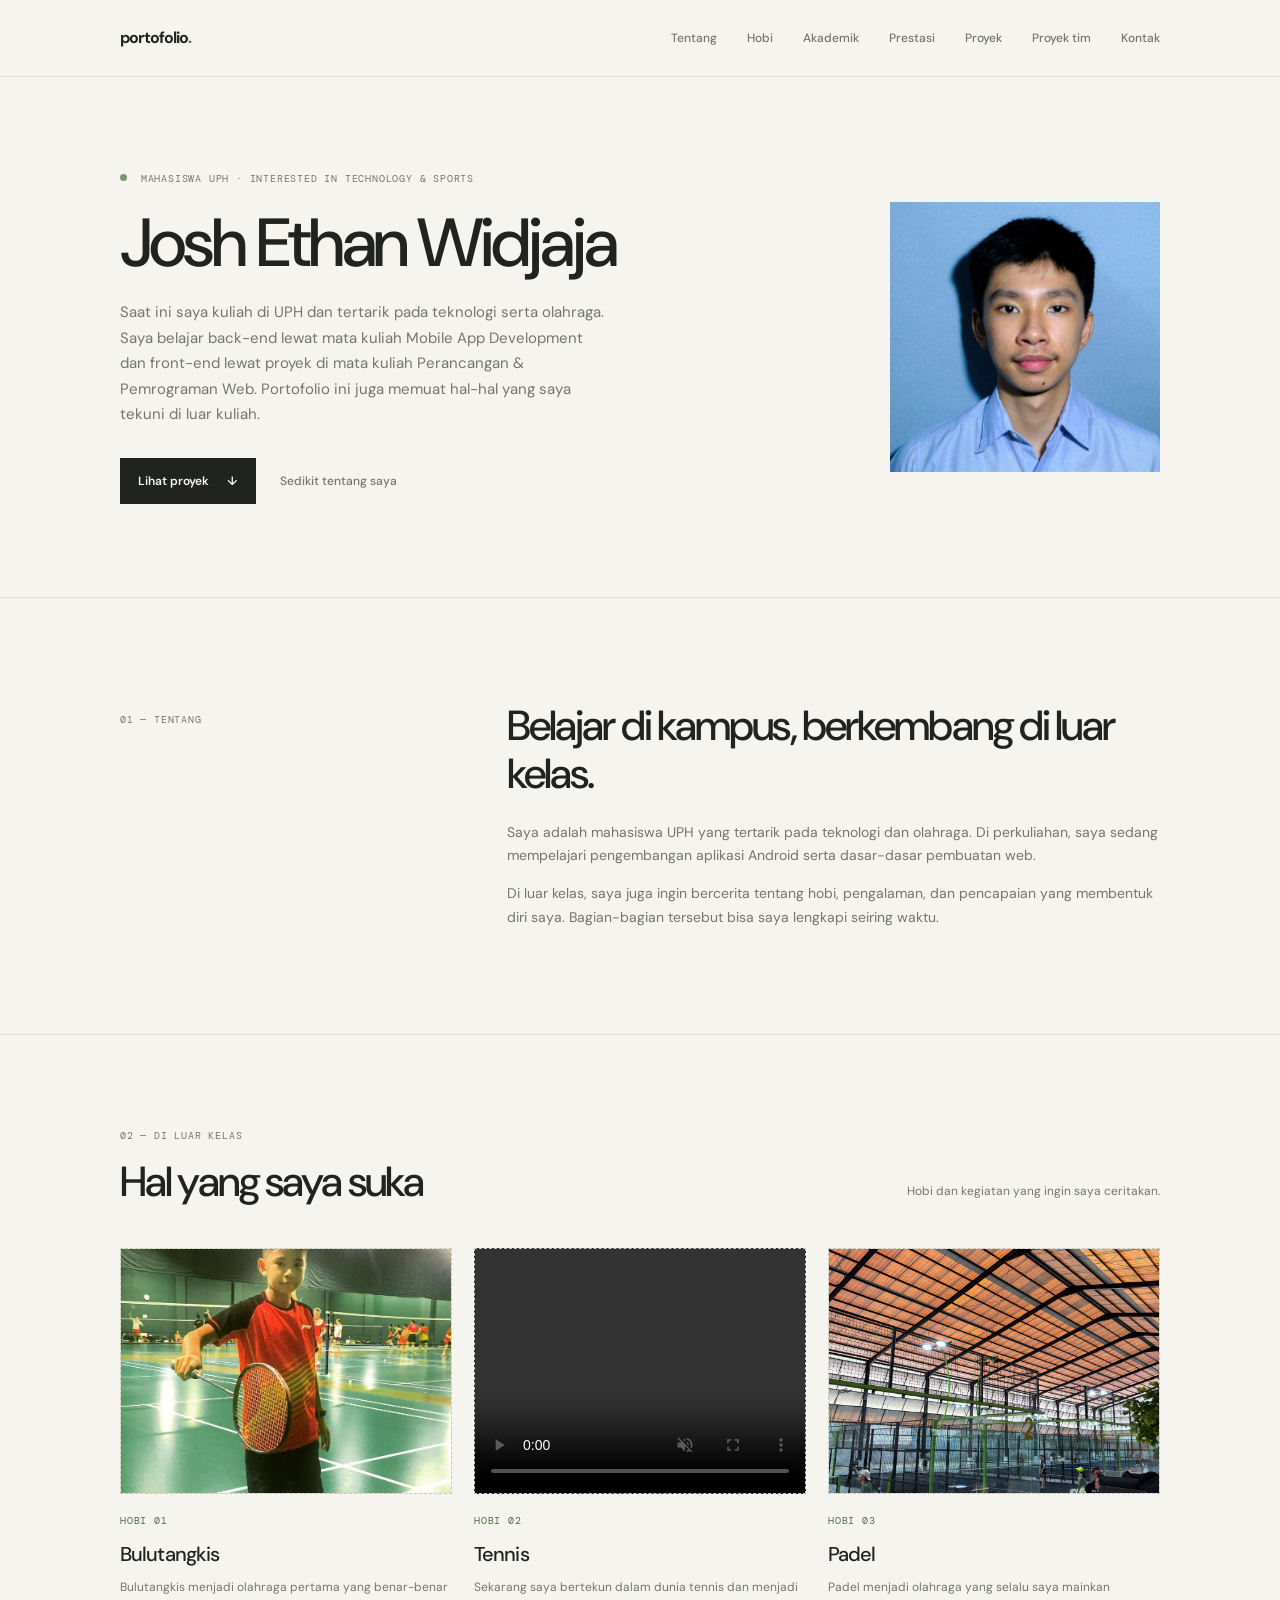
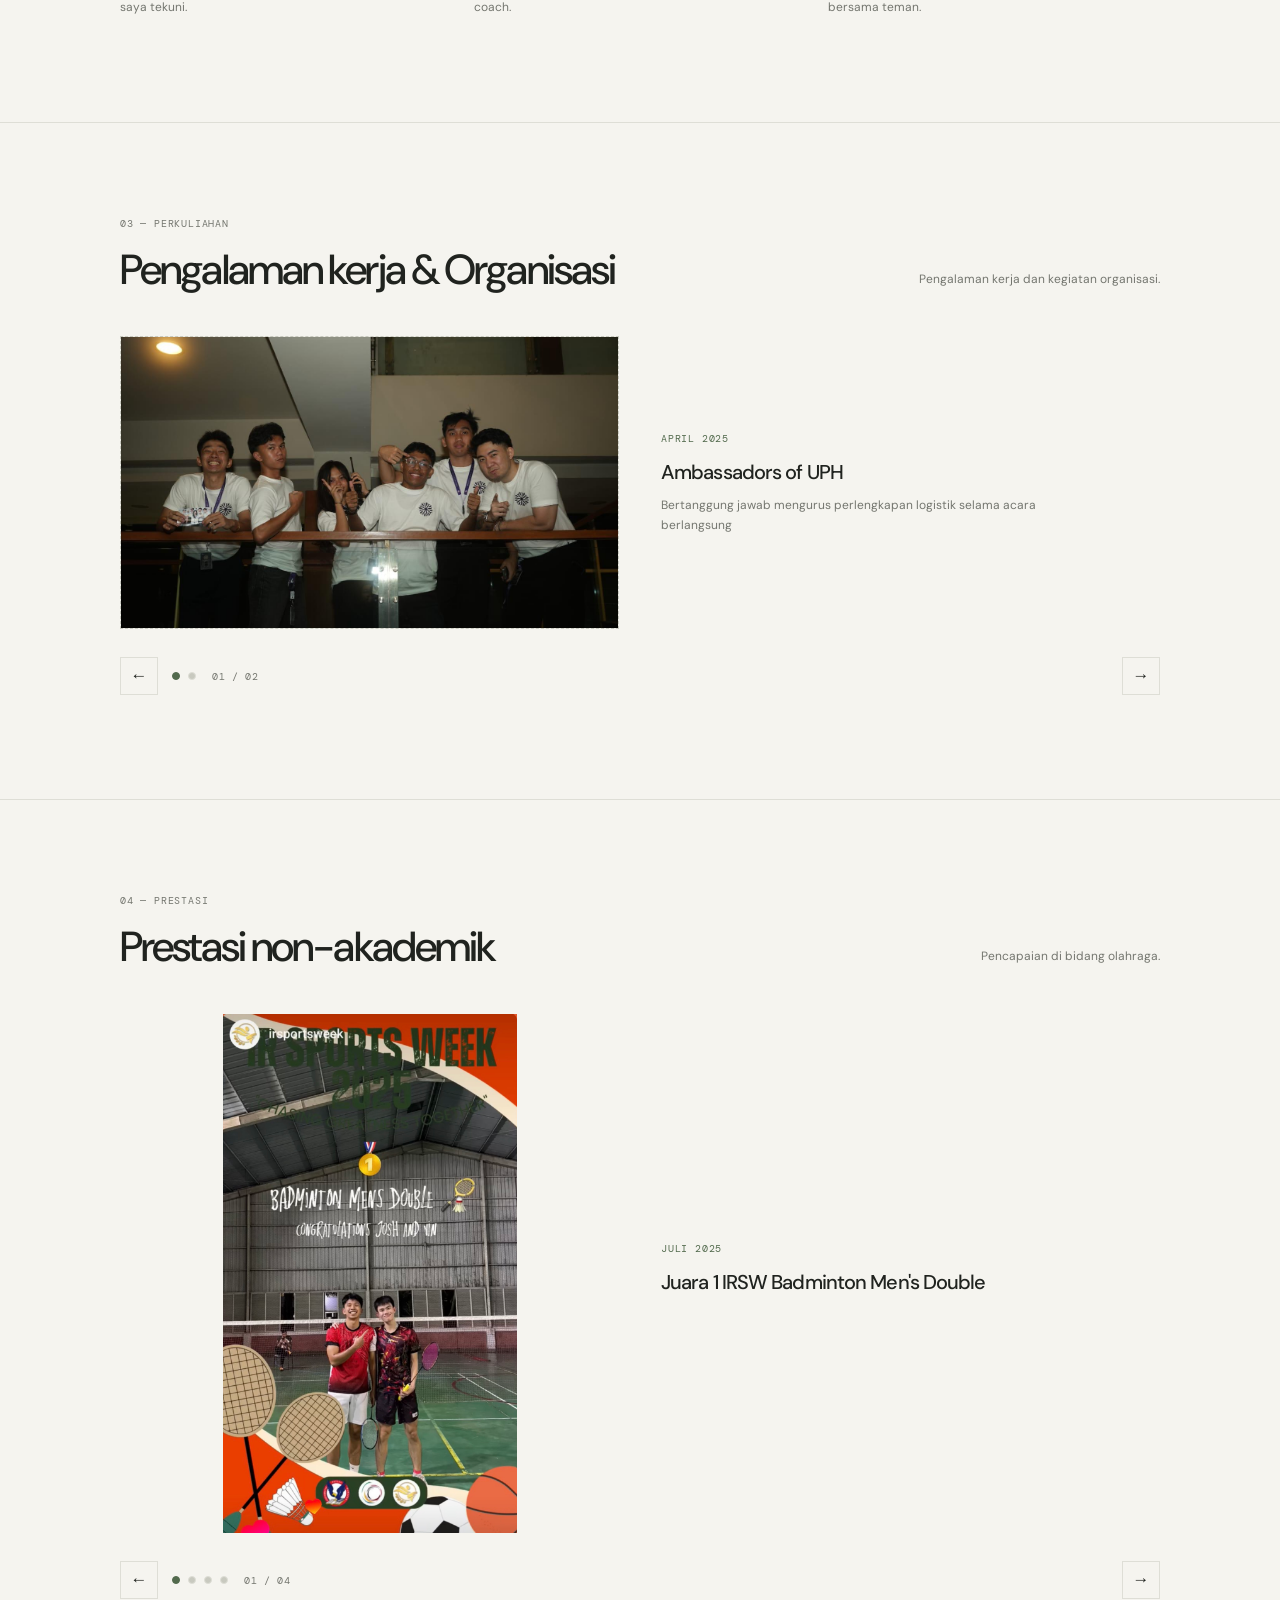
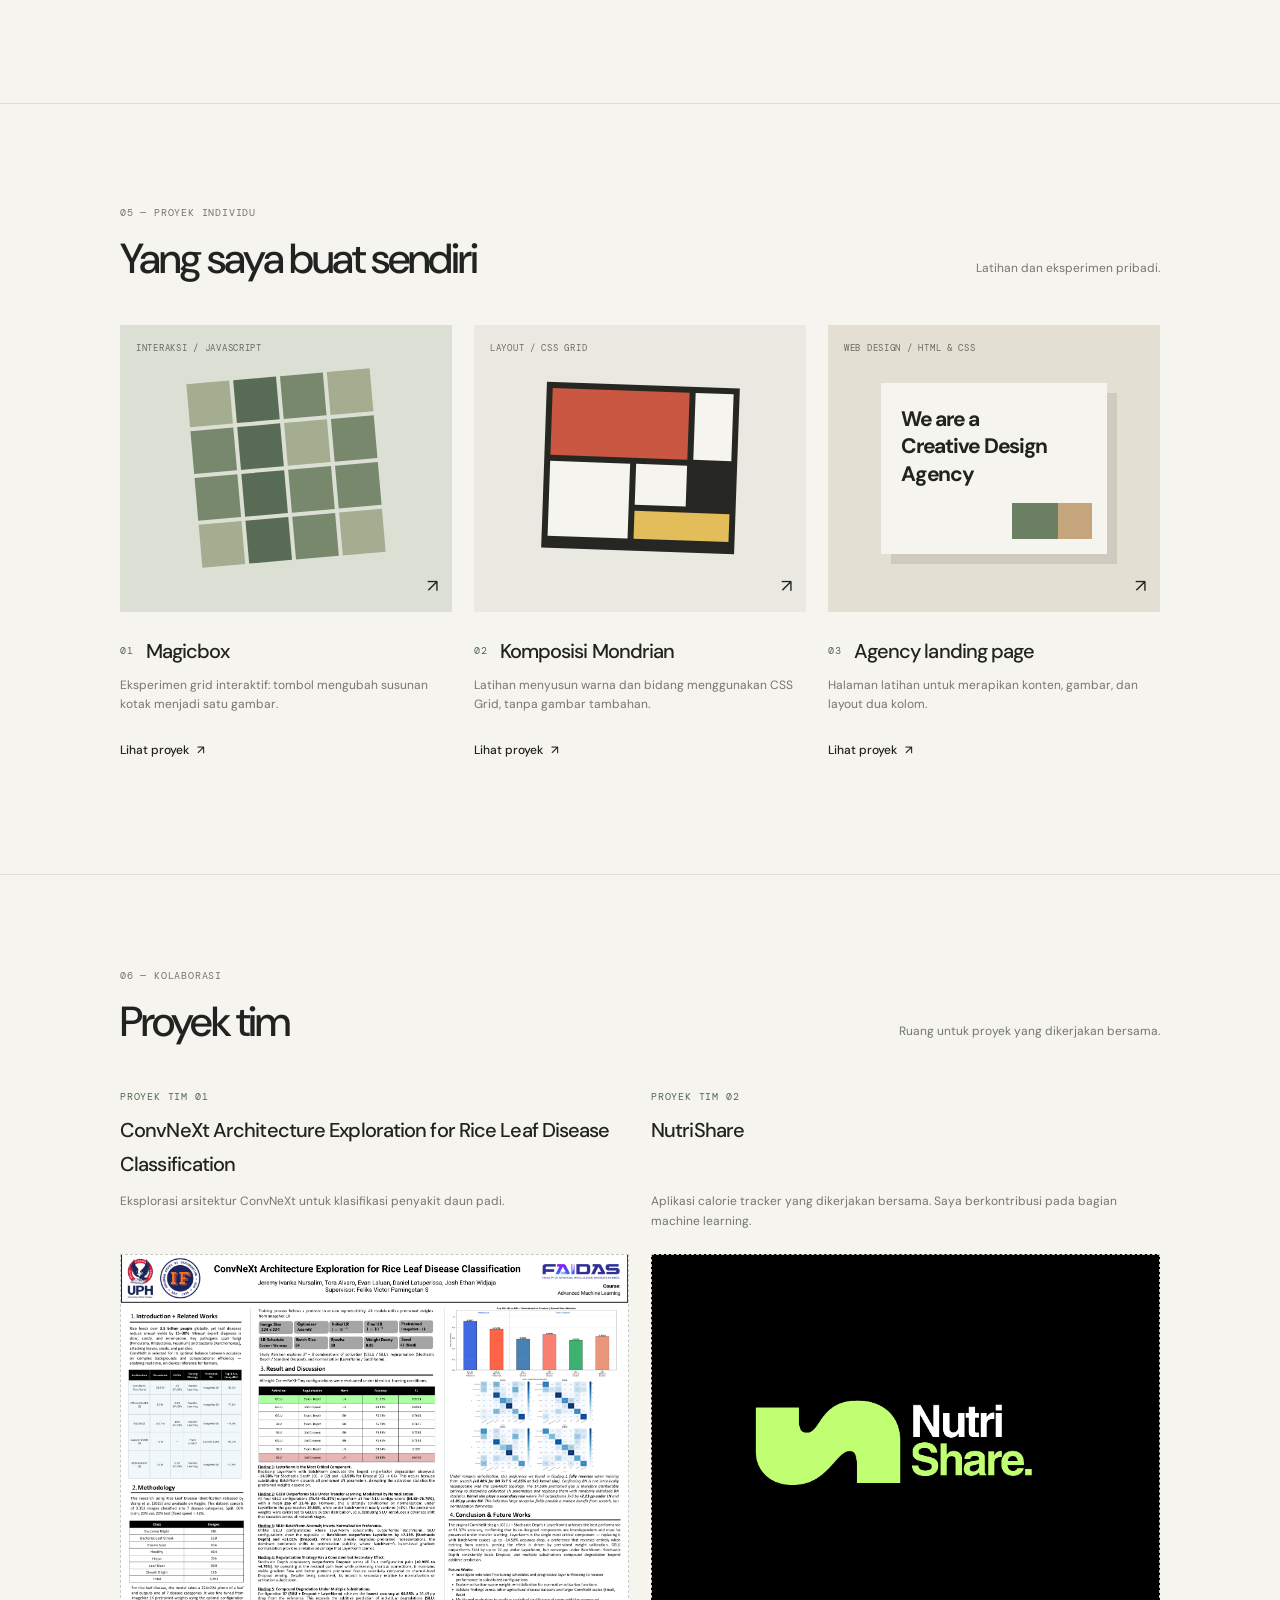
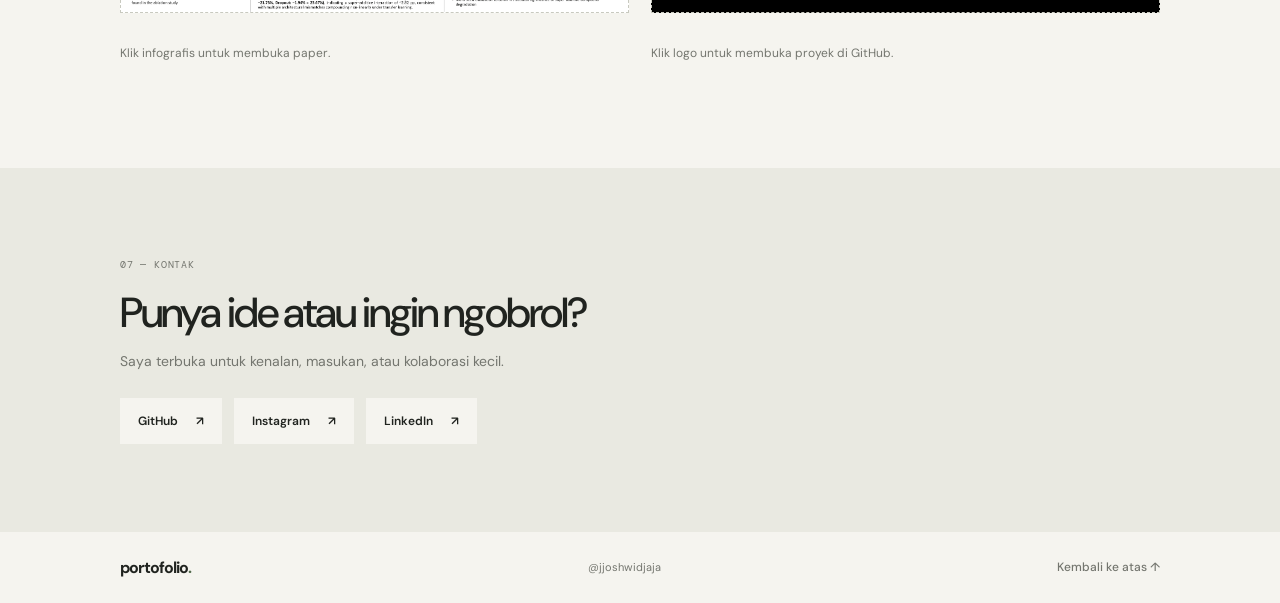
<file: index.html>
<!DOCTYPE html>
<html lang="id">
<head>
  <meta charset="UTF-8">
  <meta name="viewport" content="width=device-width, initial-scale=1">
  <meta name="theme-color" content="#f5f4ef">
  <meta name="description" content="Portofolio Josh Ethan Widjaja, mahasiswa UPH yang tertarik pada teknologi dan olahraga.">
  <title>Josh Ethan Widjaja — Portofolio</title>
  <link rel="preconnect" href="https://fonts.googleapis.com">
  <link rel="preconnect" href="https://fonts.gstatic.com" crossorigin>
  <link href="https://fonts.googleapis.com/css2?family=DM+Sans:wght@400;500;600;700&family=DM+Mono:wght@400;500&display=swap" rel="stylesheet">
  <link rel="stylesheet" href="style.css">
  <script src="script.js" defer></script>
</head>
<body>
  <header class="site-header" id="home">
    <nav class="nav container" aria-label="Navigasi utama">
      <a class="wordmark" href="#home" aria-label="Kembali ke beranda">portofolio<span>.</span></a>
      <ul class="nav-links">
        <li><a href="#tentang">Tentang</a></li>
        <li><a href="#hobi">Hobi</a></li>
        <li><a href="#akademik">Akademik</a></li>
        <li><a href="#prestasi">Prestasi</a></li>
        <li><a href="#proyek">Proyek</a></li>
        <li><a href="#proyek-tim">Proyek tim</a></li>
        <li><a href="#kontak">Kontak</a></li>
      </ul>
    </nav>
  </header>

  <main>
    <section class="intro container" aria-labelledby="intro-title">
      <div class="intro-copy">
        <p class="eyebrow"><span class="status-dot"></span> Mahasiswa UPH · Interested in Technology &amp; Sports</p>
        <h1 id="intro-title">Josh Ethan Widjaja</h1>
        <p class="intro-text">Saat ini saya kuliah di UPH dan tertarik pada teknologi serta olahraga. Saya belajar back-end lewat mata kuliah Mobile App Development dan front-end lewat proyek di mata kuliah Perancangan &amp; Pemrograman Web. Portofolio ini juga memuat hal-hal yang saya tekuni di luar kuliah.</p>
        <div class="intro-actions">
          <a class="button button-dark" href="#proyek">Lihat proyek <span aria-hidden="true">↓</span></a>
          <a class="text-link" href="#tentang">Sedikit tentang saya</a>
        </div>
      </div>
      <div class="intro-note">
        <img class="intro-photo" src="Images%20%26%20Videos/FotoJosh.jpg" alt="">
      </div>
    </section>

    <section class="about section-border" id="tentang">
      <div class="container about-grid">
        <p class="eyebrow section-label">01 — Tentang</p>
        <div class="about-copy">
          <h2>Belajar di kampus, berkembang di luar kelas.</h2>
          <p>Saya adalah mahasiswa UPH yang tertarik pada teknologi dan olahraga. Di perkuliahan, saya sedang mempelajari pengembangan aplikasi Android serta dasar-dasar pembuatan web.</p>
          <p>Di luar kelas, saya juga ingin bercerita tentang hobi, pengalaman, dan pencapaian yang membentuk diri saya. Bagian-bagian tersebut bisa saya lengkapi seiring waktu.</p>
        </div>
      </div>
    </section>

    <section class="personal-section section-border" id="hobi">
      <div class="container">
        <div class="section-heading">
          <div>
            <p class="eyebrow">02 — Di luar kelas</p>
            <h2>Hal yang saya suka</h2>
          </div>
          <p class="heading-note">Hobi dan kegiatan yang ingin saya ceritakan.</p>
        </div>
        <div class="personal-grid">
          <article class="personal-card">
            <img class="photo-placeholder hobby-media" src="Images%20%26%20Videos/Hobi1.jpeg" alt="Josh bermain bulutangkis">
            <p class="eyebrow">Hobi 01</p>
            <h3>Bulutangkis</h3>
            <p class="personal-description">Bulutangkis menjadi olahraga pertama yang benar-benar saya tekuni.</p>
          </article>
          <article class="personal-card">
            <video class="photo-placeholder hobby-media" controls autoplay muted loop playsinline preload="auto" aria-label="Video Josh bermain tennis">
              <source src="Images%20%26%20Videos/Hobi2-browser.mp4" type="video/mp4">
              Browser Anda tidak mendukung pemutaran video.
            </video>
            <p class="eyebrow">Hobi 02</p>
            <h3>Tennis</h3>
            <p class="personal-description">Sekarang saya bertekun dalam dunia tennis dan menjadi coach.</p>
          </article>
          <article class="personal-card">
            <img class="photo-placeholder hobby-media" src="Images%20%26%20Videos/Hobi3.jpg" alt="Lapangan padel tempat Josh bermain bersama teman">
            <p class="eyebrow">Hobi 03</p>
            <h3>Padel</h3>
            <p class="personal-description">Padel menjadi olahraga yang selalu saya mainkan bersama teman.</p>
          </article>
        </div>
      </div>
    </section>

    <section class="personal-section section-border" id="akademik">
      <div class="container">
        <div class="section-heading">
          <div>
            <p class="eyebrow">03 — Perkuliahan</p>
            <h2>Pengalaman kerja & Organisasi</h2>
          </div>
          <p class="heading-note">Pengalaman kerja dan kegiatan organisasi.</p>
        </div>
        <div class="achievement-carousel" role="region" tabindex="0" aria-label="Slideshow pengalaman kerja dan organisasi" aria-roledescription="carousel">
          <div class="achievement-list">
            <article class="achievement-card" role="group" aria-roledescription="slide" aria-label="1 dari 2">
              <div class="photo-placeholder achievement-photo">
                <img src="Images%20%26%20Videos/Foto%20Organisasi.jpeg" alt="Foto Josh bersama tim organisasi">
              </div>
              <div class="achievement-copy">
                <p class="eyebrow">April 2025</p>
                <h3>Ambassadors of UPH</h3>
                <p class="personal-description">Bertanggung jawab mengurus perlengkapan logistik selama acara berlangsung</p>
              </div>
            </article>
            <article class="achievement-card" role="group" aria-roledescription="slide" aria-label="2 dari 2" hidden>
              <div class="photo-placeholder achievement-photo">
                <img src="Images%20%26%20Videos/Magang1.jpeg" alt="Josh saat magang di Era Project">
              </div>
              <div class="achievement-copy">
                <p class="eyebrow">April 2024</p>
                <h3>Internship Era Project</h3>
                <p class="personal-description">Mempelajari skill sales dalam dunia properti</p>
              </div>
            </article>
          </div>
          <div class="achievement-controls">
            <button class="slide-button" type="button" data-slide-direction="-1" aria-label="Pengalaman kerja dan organisasi sebelumnya">←</button>
            <div class="slide-indicators" role="group" aria-label="Pilih pengalaman kerja dan organisasi">
              <button class="slide-indicator" type="button" data-slide-to="0" aria-label="Tampilkan pengalaman kerja dan organisasi 1" aria-pressed="true"></button>
              <button class="slide-indicator" type="button" data-slide-to="1" aria-label="Tampilkan pengalaman kerja dan organisasi 2" aria-pressed="false"></button>
            </div>
            <span class="slide-count" aria-live="polite">01 / 02</span>
            <button class="slide-button" type="button" data-slide-direction="1" aria-label="Pengalaman kerja dan organisasi berikutnya">→</button>
          </div>
        </div>
      </div>
    </section>

    <section class="personal-section section-border" id="prestasi">
      <div class="container">
        <div class="section-heading">
          <div>
            <p class="eyebrow">04 — Prestasi</p>
            <h2>Prestasi non-akademik</h2>
          </div>
          <p class="heading-note">Pencapaian di bidang olahraga.</p>
        </div>
        <div class="achievement-carousel" role="region" tabindex="0" aria-label="Slideshow prestasi non-akademik" aria-roledescription="carousel">
          <div class="achievement-list">
            <article class="achievement-card" role="group" aria-roledescription="slide" aria-label="1 dari 4">
              <div class="photo-placeholder achievement-photo achievement-portrait">
                <img src="Images%20%26%20Videos/Prestasi1.PNG" alt="Foto prestasi juara pertama IRSW badminton men's double">
              </div>
              <div class="achievement-copy">
                <p class="eyebrow">Juli 2025</p>
                <h3>Juara 1 IRSW Badminton Men's Double</h3>
              </div>
            </article>
            <article class="achievement-card" role="group" aria-roledescription="slide" aria-label="2 dari 4" hidden>
              <div class="photo-placeholder achievement-photo achievement-landscape">
                <img src="Images%20%26%20Videos/Sertifikat1.jpeg" alt="Sertifikat Narada Ultimate Cup 5.0 badminton men's doubles champion">
              </div>
              <div class="achievement-copy">
                <p class="eyebrow">Oktober 2022</p>
                <h3>Narada Ultimate Cup 5.0 - Badminton Mens Double Champion</h3>
              </div>
            </article>
            <article class="achievement-card" role="group" aria-roledescription="slide" aria-label="3 dari 4" hidden>
              <div class="photo-placeholder achievement-photo achievement-landscape">
                <img src="Images%20%26%20Videos/Sertifikat2.jpeg" alt="Sertifikat Laurensia Cup 2023 badminton men's doubles champion">
              </div>
              <div class="achievement-copy">
                <p class="eyebrow">Januari 2023</p>
                <h3>Laurensia Cup 2023 - Badminton Mens Double Champion</h3>
              </div>
            </article>
            <article class="achievement-card" role="group" aria-roledescription="slide" aria-label="4 dari 4" hidden>
              <div class="photo-placeholder achievement-photo achievement-landscape">
                <img src="Images%20%26%20Videos/Sertifikat3.jpeg" alt="Sertifikat JIC Eternal badminton men's doubles champion">
              </div>
              <div class="achievement-copy">
                <p class="eyebrow">Agustus 2023</p>
                <h3>JIC Eternal - Badminton Mens Double Champion</h3>
              </div>
            </article>
          </div>
          <div class="achievement-controls">
            <button class="slide-button" type="button" data-slide-direction="-1" aria-label="Prestasi sebelumnya">←</button>
            <div class="slide-indicators" role="group" aria-label="Pilih prestasi">
              <button class="slide-indicator" type="button" data-slide-to="0" aria-label="Tampilkan prestasi 1" aria-pressed="true"></button>
              <button class="slide-indicator" type="button" data-slide-to="1" aria-label="Tampilkan prestasi 2" aria-pressed="false"></button>
              <button class="slide-indicator" type="button" data-slide-to="2" aria-label="Tampilkan prestasi 3" aria-pressed="false"></button>
              <button class="slide-indicator" type="button" data-slide-to="3" aria-label="Tampilkan prestasi 4" aria-pressed="false"></button>
            </div>
            <span class="slide-count" aria-live="polite">01 / 04</span>
            <button class="slide-button" type="button" data-slide-direction="1" aria-label="Prestasi berikutnya">→</button>
          </div>
        </div>
      </div>
    </section>

    <section class="projects section-border" id="proyek">
      <div class="container">
        <div class="section-heading">
          <div>
            <p class="eyebrow">05 — Proyek individu</p>
            <h2>Yang saya buat sendiri</h2>
          </div>
          <p class="heading-note">Latihan dan eksperimen pribadi.</p>
        </div>

        <div class="project-list">
          <article class="project-card">
            <a class="project-preview preview-magic" href="Magicbox/index.html" target="_blank" rel="noopener noreferrer" aria-label="Buka proyek Magicbox di tab baru">
              <span class="preview-caption">INTERAKSI / JAVASCRIPT</span>
              <span class="magic-grid" aria-hidden="true">
                <i></i><i></i><i></i><i></i>
                <i></i><i></i><i></i><i></i>
                <i></i><i></i><i></i><i></i>
                <i></i><i></i><i></i><i></i>
              </span>
              <span class="preview-arrow" aria-hidden="true">↗</span>
            </a>
            <div class="project-info">
              <div class="project-title">
                <span class="project-number">01</span>
                <h3>Magicbox</h3>
              </div>
              <p>Eksperimen grid interaktif: tombol mengubah susunan kotak menjadi satu gambar.</p>
              <a class="project-link" href="Magicbox/index.html" target="_blank" rel="noopener noreferrer">Lihat proyek <span aria-hidden="true">↗</span></a>
            </div>
          </article>

          <article class="project-card">
            <a class="project-preview preview-mondrian" href="tugas-lab04.1/index.html" target="_blank" rel="noopener noreferrer" aria-label="Buka proyek Mondrian di tab baru">
              <span class="preview-caption">LAYOUT / CSS GRID</span>
              <span class="mondrian-art" aria-hidden="true">
                <i></i><i></i><i></i><i></i><i></i><i></i><i></i>
              </span>
              <span class="preview-arrow" aria-hidden="true">↗</span>
            </a>
            <div class="project-info">
              <div class="project-title">
                <span class="project-number">02</span>
                <h3>Komposisi Mondrian</h3>
              </div>
              <p>Latihan menyusun warna dan bidang menggunakan CSS Grid, tanpa gambar tambahan.</p>
              <a class="project-link" href="tugas-lab04.1/index.html" target="_blank" rel="noopener noreferrer">Lihat proyek <span aria-hidden="true">↗</span></a>
            </div>
          </article>

          <article class="project-card">
            <a class="project-preview preview-agency" href="tugas-lab04.2/index.html" target="_blank" rel="noopener noreferrer" aria-label="Buka proyek Agency di tab baru">
              <span class="preview-caption">WEB DESIGN / HTML &amp; CSS</span>
              <span class="agency-art" aria-hidden="true">
                <span class="agency-heading">We are a<br>Creative Design<br>Agency</span>
                <span class="agency-block agency-block-one"></span>
                <span class="agency-block agency-block-two"></span>
              </span>
              <span class="preview-arrow" aria-hidden="true">↗</span>
            </a>
            <div class="project-info">
              <div class="project-title">
                <span class="project-number">03</span>
                <h3>Agency landing page</h3>
              </div>
              <p>Halaman latihan untuk merapikan konten, gambar, dan layout dua kolom.</p>
              <a class="project-link" href="tugas-lab04.2/index.html" target="_blank" rel="noopener noreferrer">Lihat proyek <span aria-hidden="true">↗</span></a>
            </div>
          </article>
        </div>
      </div>
    </section>

    <section class="team-projects section-border" id="proyek-tim">
      <div class="container">
        <div class="section-heading">
          <div>
            <p class="eyebrow">06 — Kolaborasi</p>
            <h2>Proyek tim</h2>
          </div>
          <p class="heading-note">Ruang untuk proyek yang dikerjakan bersama.</p>
        </div>
        <div class="team-grid">
          <article class="team-card">
            <p class="eyebrow">Proyek tim 01</p>
            <h3>ConvNeXt Architecture Exploration for Rice Leaf Disease Classification</h3>
            <p class="personal-description">Eksplorasi arsitektur ConvNeXt untuk klasifikasi penyakit daun padi.</p>
            <a class="photo-placeholder team-photo team-paper-link" href="https://1drv.ms/w/c/acfc82cd19243864/IQAZRuoZupt1SYKfSZJCyd2LARq8uRFBi_2eN7TMLslB1AU?e=b9LX2Z" target="_blank" rel="noopener noreferrer" aria-label="Buka paper ConvNeXt di tab baru">
              <img src="Images%20%26%20Videos/Infografis%20Convnext.jpeg" alt="Infografis paper ConvNeXt tentang klasifikasi penyakit daun padi">
            </a>
            <p class="team-image-caption">Klik infografis untuk membuka paper.</p>
          </article>
          <article class="team-card">
            <p class="eyebrow">Proyek tim 02</p>
            <h3>NutriShare</h3>
            <p class="personal-description">Aplikasi calorie tracker yang dikerjakan bersama. Saya berkontribusi pada bagian machine learning.</p>
            <a class="photo-placeholder team-photo team-paper-link team-nutrishare-link" href="https://github.com/toraaxlv/NutriShare.git
" target="_blank" rel="noopener noreferrer" aria-label="Buka GitHub NutriShare di tab baru">
              <img src="Images%20%26%20Videos/Nutrishare%20logo.PNG" alt="Logo NutriShare">
            </a>
            <p class="team-image-caption">Klik logo untuk membuka proyek di GitHub.</p>
          </article>
        </div>
      </div>
    </section>

    <section class="contact" id="kontak">
      <div class="container contact-inner">
        <p class="eyebrow">07 — Kontak</p>
        <h2>Punya ide atau ingin ngobrol?</h2>
        <p>Saya terbuka untuk kenalan, masukan, atau kolaborasi kecil.</p>
        <div class="contact-links">
          <a class="button button-light" href="https://github.com/joshethanw" target="_blank" rel="noopener noreferrer">GitHub <span aria-hidden="true">↗</span></a>
          <a class="button button-light" href="https://www.instagram.com/jjoshwidjaja/" target="_blank" rel="noopener noreferrer">Instagram <span aria-hidden="true">↗</span></a>
          <a class="button button-light" href="https://www.linkedin.com/in/josh-ethan-widjaja/?isSelfProfile=true" target="_blank" rel="noopener noreferrer">LinkedIn <span aria-hidden="true">↗</span></a>
        </div>
      </div>
    </section>
  </main>

  <footer class="site-footer">
    <div class="container footer-inner">
      <a class="wordmark" href="#home">portofolio<span>.</span></a>
      <p>@jjoshwidjaja</p>
      <a href="#home" class="back-top">Kembali ke atas ↑</a>
    </div>
  </footer>
</body>
</html>
</file>
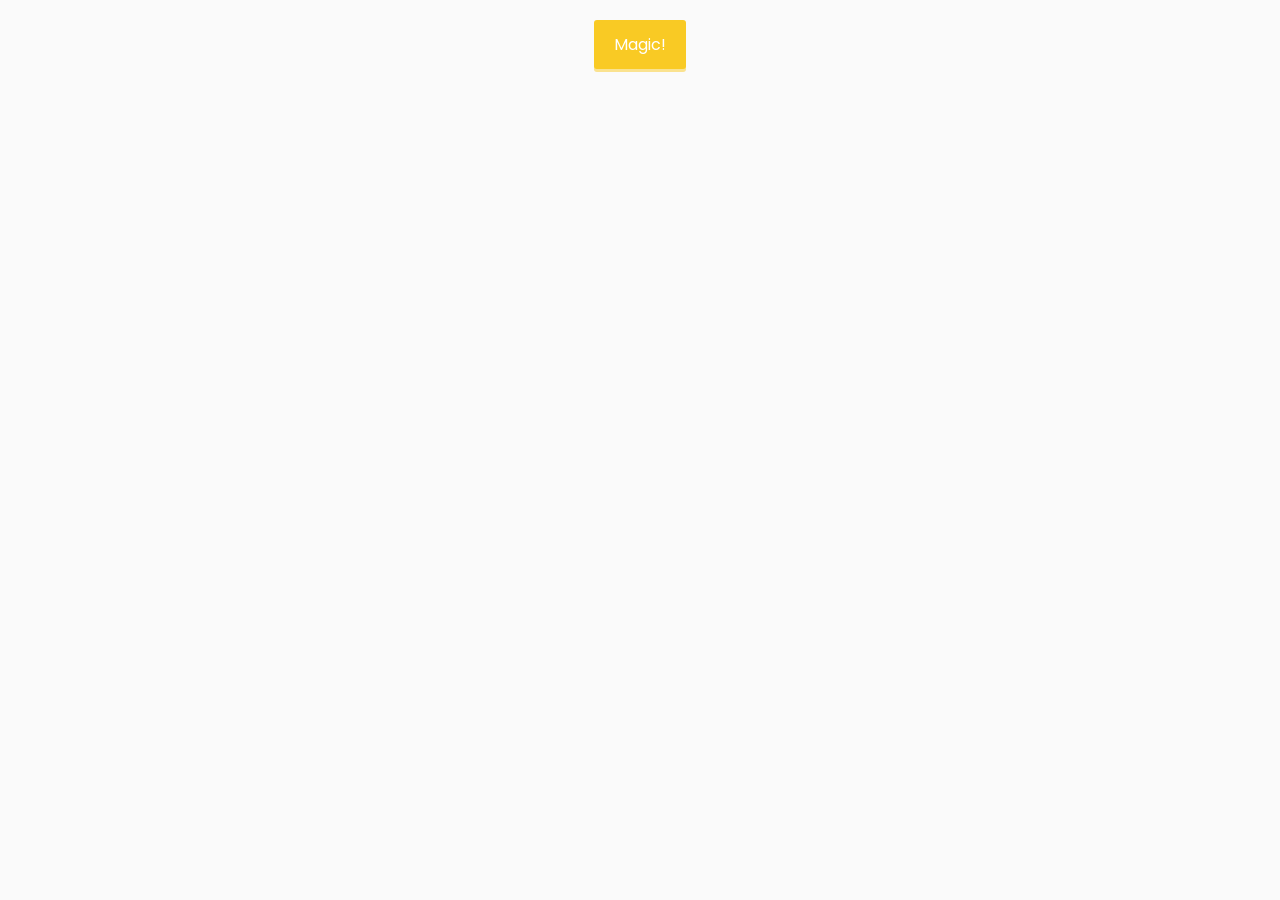
<file: Magicbox/index.html>
<!DOCTYPE html>
<html lang="en">
  <head>
    <meta charset="UTF-8" />
    <meta name="viewport" content="width=device-width, initial-scale=1.0" />
    <link
      rel="stylesheet"
      href="https://cdnjs.cloudflare.com/ajax/libs/font-awesome/5.14.0/css/all.min.css"
      integrity="sha512-1PKOgIY59xJ8Co8+NE6FZ+LOAZKjy+KY8iq0G4B3CyeY6wYHN3yt9PW0XpSriVlkMXe40PTKnXrLnZ9+fkDaog=="
      crossorigin="anonymous"
    />
    <link rel="stylesheet" href="style.css" />
    <title>3D Boxes Background</title>
  </head>
  <body>
    <button id="btn" class="magic">Magic!</button>
    <div id="boxes" class="boxes"></div>
    <script src="script.js"></script>
  </body>
</html>
</file>
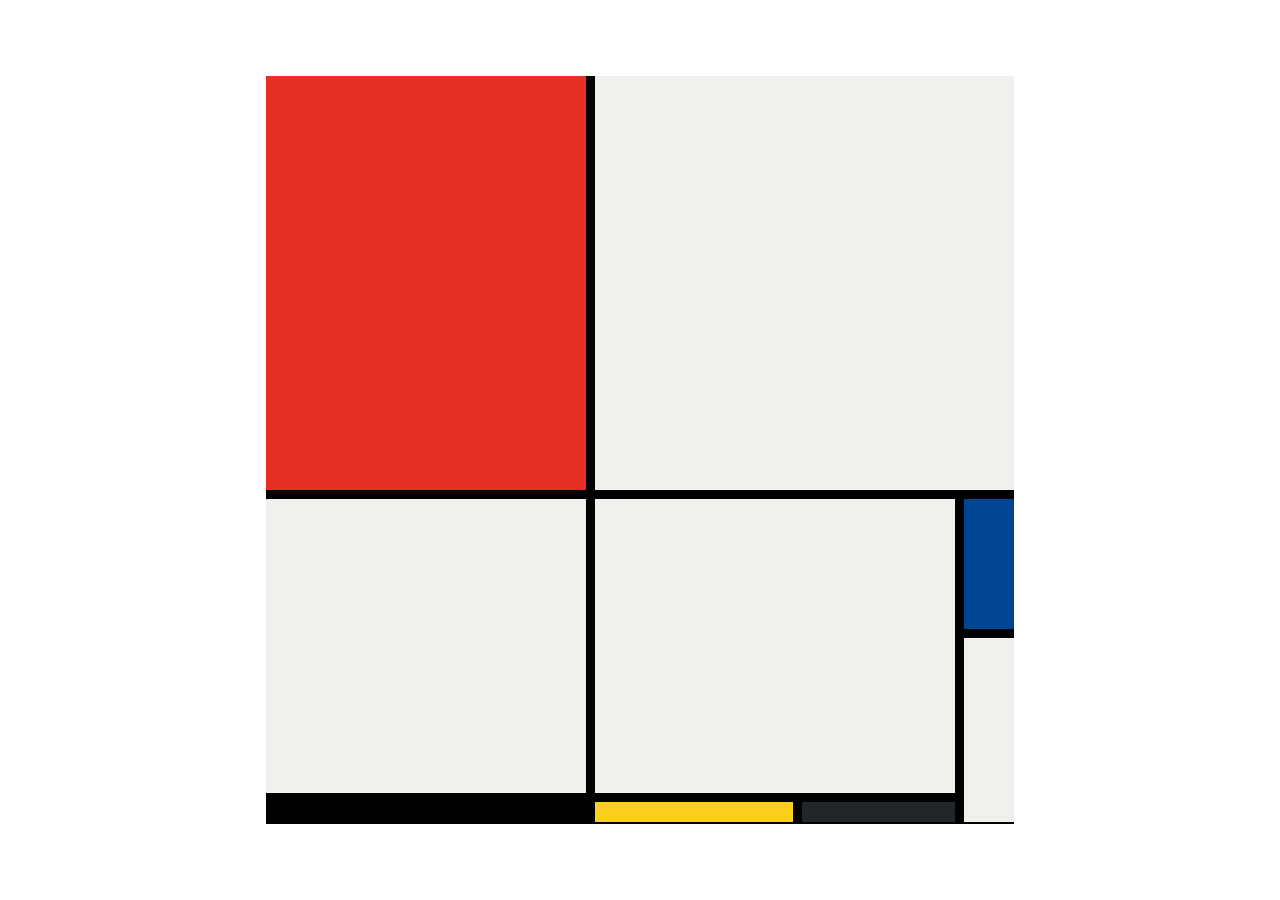
<file: tugas-lab04.1/index.html>
<!DOCTYPE html>
<html lang="en">

<head>
  <meta charset="UTF-8">
  <meta name="viewport" content="width=device-width, initial-scale=1.0">
  <title>Mondrian Project</title>
  <style>
    /* 
    Write your CSS here 
    Gap Colour: #000
    White: #F0F1EC
    Red: #E72F24
    Black: #232629
    Blue: #004592
    Yellow: #F9D01E

    For dimensions, see dimensions.png image.
    HINT: Remember you can't change the properties of grid lines.
    But grid lines are transparent!
    */
    * {
      box-sizing: border-box;
    }

    body {
      min-height: 100vh;
      margin: 0;
      display: flex;
      justify-content: center;
      align-items: center;
      background-color: #ffffff;
    }

    .container {
      width: 748px;
      height: 748px;
      display: grid;
      grid-template-columns: 320px 198px 153px 50px;
      grid-template-rows: 414px 130px 155px 20px;
      gap: 9px;
      background-color: #000000;
    }

    .red {
      grid-area: 1 / 1 / 2 / 2;
      background-color: #E72F24;
    }

    .white-top {
      grid-area: 1 / 2 / 2 / 5;
      background-color: #F0F1EC;
    }

    .white-left {
      grid-area: 2 / 1 / 4 / 2;
      background-color: #F0F1EC;
    }

    .white-center {
      grid-area: 2 / 2 / 4 / 4;
      background-color: #F0F1EC;
    }

    .blue {
      grid-area: 2 / 4 / 3 / 5;
      background-color: #004592;
    }

    .white-right {
      grid-area: 3 / 4 / 5 / 5;
      background-color: #F0F1EC;
    }

    .yellow {
      grid-area: 4 / 2 / 5 / 3;
      background-color: #F9D01E;
    }

    .black {
      grid-area: 4 / 3 / 5 / 4;
      background-color: #232629;
    }
  </style>
</head>

<body>
  <main class="container">
    <div class="red"></div>
    <div class="white-top"></div>
    <div class="white-left"></div>
    <div class="white-center"></div>
    <div class="blue"></div>
    <div class="white-right"></div>
    <div class="yellow"></div>
    <div class="black"></div>
  </main>
</body>

</html>
</file>
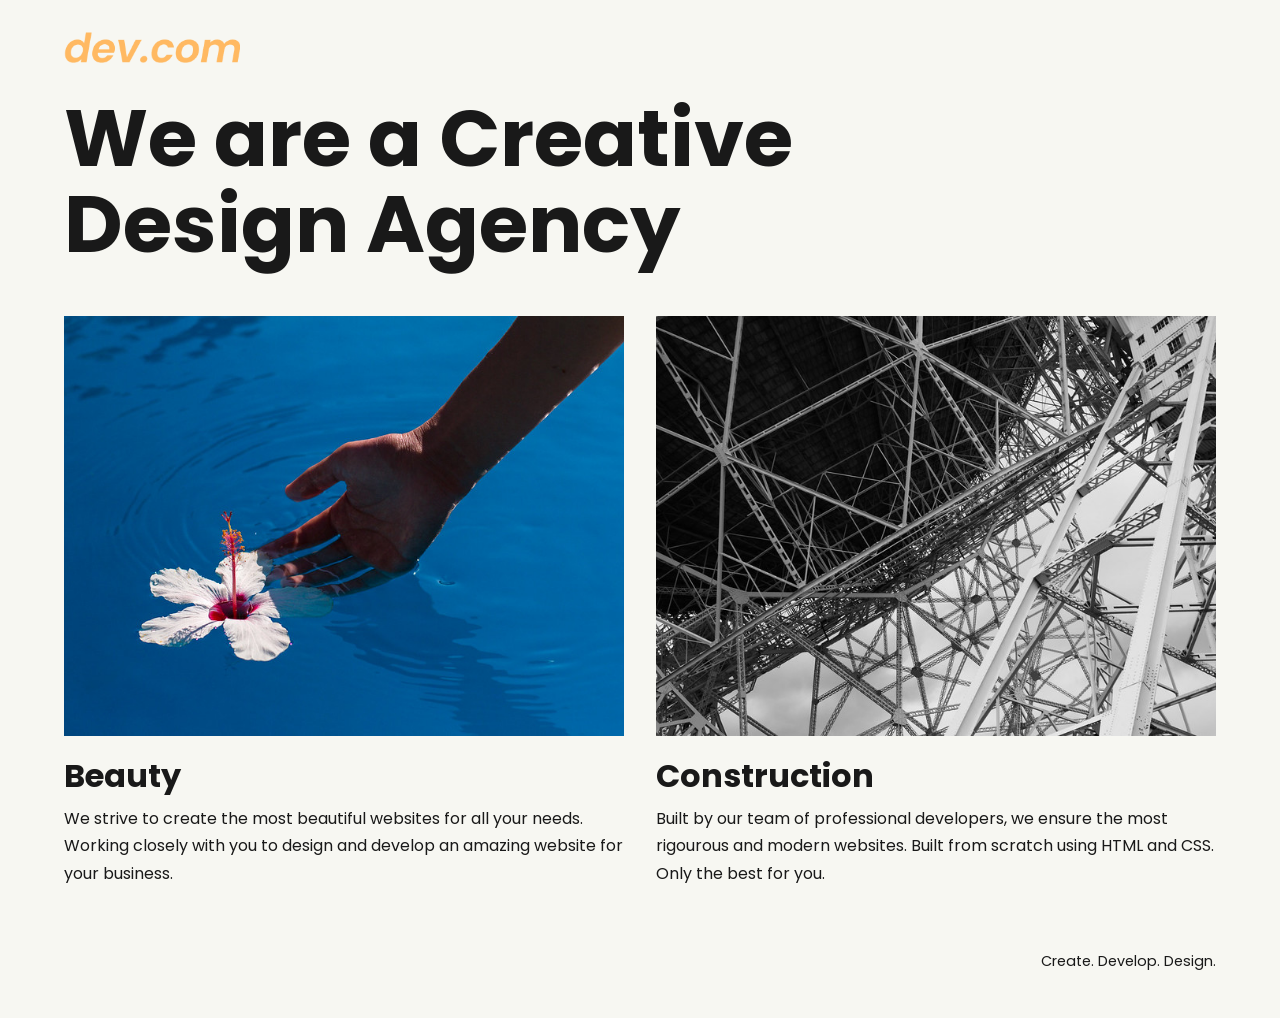
<file: tugas-lab04.2/index.html>
<!DOCTYPE html>
<html lang="en">

<head>
  <meta charset="UTF-8">
  <meta name="viewport" content="width=device-width, initial-scale=1.0">
  <title>Agency</title>
  <link rel="stylesheet" href="./style.css">
  <link rel="preconnect" href="https://fonts.googleapis.com">
  <link rel="preconnect" href="https://fonts.gstatic.com" crossorigin>
  <link href="https://fonts.googleapis.com/css2?family=Poppins:wght@400;700&display=swap" rel="stylesheet">
</head>

<body>
  <div class="main">
    <img class="logo" src="./assets/images/logo.png" alt="logo">
    <h1>We are a Creative Design Agency</h1>
    <div class="left card"><img class="tile-image" src="./assets/images/beautiful.jpg" alt="hand and flower in water">
      <h2 class="card-title">Beauty</h2>
      <p class="card-text">We strive to create the most beautiful websites for all your needs. Working closely with you
        to
        design and
        develop an amazing website for your business.</p>
    </div>

    <div class="right card"><img class="tile-image" src="./assets/images/construction.jpg" alt="metal structure">
      <h2 class="card-title">Construction</h2>
      <p>Built by our team of professional developers, we ensure the most rigourous and modern websites. Built from
        scratch using HTML and CSS. Only the best for you.</p>
    </div>

  </div>
  <footer>
    <p>Create. Develop. Design.</p>
  </footer>
</body>

</html>
</file>
<file: style.css>
:root {
  color-scheme: light;
  --paper: #f5f4ef;
  --ink: #20231f;
  --muted: #74766f;
  --line: #deded6;
  --green: #526a4d;
  --sans: "DM Sans", Arial, sans-serif;
  --mono: "DM Mono", Consolas, monospace;
}

* {
  box-sizing: border-box;
}

html {
  scroll-behavior: smooth;
  scroll-padding-top: 88px;
}

body {
  margin: 0;
  background: var(--paper);
  color: var(--ink);
  font-family: var(--sans);
  font-size: 15px;
  line-height: 1.7;
  -webkit-font-smoothing: antialiased;
}

a {
  color: inherit;
  text-decoration: none;
}

a:focus-visible {
  outline: 2px solid var(--green);
  outline-offset: 5px;
}

.container {
  width: min(100% - 48px, 1040px);
  margin-inline: auto;
}

.site-header {
  border-bottom: 1px solid var(--line);
}

.nav,
.nav-links,
.intro-actions,
.section-heading,
.project-title,
.footer-inner {
  display: flex;
  align-items: center;
  justify-content: space-between;
}

.nav {
  min-height: 76px;
}

.wordmark {
  font-size: 16px;
  font-weight: 700;
  letter-spacing: -0.06em;
}

.wordmark span {
  color: var(--green);
}

.nav-links {
  justify-content: flex-end;
  gap: 30px;
  margin: 0;
  padding: 0;
  list-style: none;
}

.nav-links a,
.text-link,
.project-link,
.back-top {
  font-size: 12px;
  font-weight: 500;
}

.nav-links a {
  color: var(--muted);
  transition: color 160ms ease;
}

.nav-links a:hover,
.text-link:hover,
.project-link:hover,
.back-top:hover {
  color: var(--green);
}

.intro {
  min-height: 520px;
  display: grid;
  grid-template-columns: minmax(0, 1fr) 270px;
  align-items: center;
  gap: 88px;
  padding-block: 88px;
}

.intro-copy {
  max-width: 650px;
}

.eyebrow,
.preview-caption,
.project-number,
.learning-list span {
  font-family: var(--mono);
  font-size: 10px;
  letter-spacing: 0.08em;
}

.eyebrow {
  margin: 0 0 20px;
  color: var(--muted);
  text-transform: uppercase;
}

.status-dot {
  display: inline-block;
  width: 7px;
  height: 7px;
  margin-right: 7px;
  border-radius: 50%;
  background: #7c956f;
  vertical-align: 1px;
}

h1,
h2,
h3,
p {
  margin-top: 0;
}

h1,
h2,
h3 {
  font-weight: 500;
  letter-spacing: -0.045em;
}

.intro h1 {
  max-width: 650px;
  margin-bottom: 20px;
  font-size: clamp(42px, 6vw, 68px);
  line-height: 1.08;
}

.intro-text {
  max-width: 490px;
  margin-bottom: 30px;
  color: var(--muted);
  font-size: 15px;
}

.intro-actions {
  justify-content: flex-start;
  gap: 24px;
}

.button {
  display: inline-flex;
  align-items: center;
  justify-content: center;
  gap: 18px;
  min-height: 46px;
  padding: 0 18px;
  font-size: 12px;
  font-weight: 600;
  transition: background-color 160ms ease, color 160ms ease, transform 160ms ease;
}

.button:hover {
  transform: translateY(-2px);
}

.button-dark {
  background: var(--ink);
  color: var(--paper);
}

.button-dark:hover {
  background: var(--green);
}

.text-link {
  color: var(--muted);
}

.intro-note {
  width: 270px;
  align-self: center;
}

.intro-photo {
  display: block;
  width: 100%;
  height: auto;
  max-width: none;
}

.section-border {
  border-top: 1px solid var(--line);
}

.about,
.learning {
  padding-block: 104px;
}

.about-grid,
.learning-grid {
  display: grid;
  grid-template-columns: 1fr 2fr;
  gap: 60px;
}

.section-label {
  margin-top: 9px;
}

.about-copy {
  max-width: 670px;
}

.about h2,
.learning h2,
.section-heading h2,
.contact h2 {
  margin-bottom: 22px;
  font-size: clamp(30px, 4vw, 42px);
  line-height: 1.15;
}

.about-copy p,
.heading-note,
.project-info > p,
.contact-inner > p:not(.eyebrow) {
  color: var(--muted);
  font-size: 14px;
}

.about-copy p:last-child {
  margin-bottom: 0;
}

.projects {
  padding-block: 100px 112px;
}

.personal-section,
.team-projects {
  padding-block: 92px 104px;
}

.section-heading {
  align-items: flex-end;
  margin-bottom: 42px;
}

.section-heading .eyebrow {
  margin-bottom: 14px;
}

.section-heading h2 {
  margin: 0;
}

.heading-note {
  margin: 0 0 5px;
  font-size: 12px;
}

.project-list {
  display: grid;
  grid-template-columns: repeat(3, minmax(0, 1fr));
  gap: 22px;
}

.project-card {
  min-width: 0;
}

.personal-grid,
.team-grid {
  display: grid;
  grid-template-columns: repeat(3, minmax(0, 1fr));
  gap: 22px;
}

.personal-card,
.team-card {
  min-width: 0;
}

.hobby-media {
  display: block;
  width: 100%;
  aspect-ratio: 1.35;
  margin: 0 0 18px;
  border: 0;
  object-fit: cover;
}

.personal-card video.hobby-media {
  background: #20231f;
}

.team-card {
  display: flex;
  flex-direction: column;
}

.photo-placeholder {
  display: flex;
  aspect-ratio: 1.35;
  align-items: center;
  justify-content: center;
  flex-direction: column;
  gap: 8px;
  margin-bottom: 18px;
  border: 1px dashed #c8c9bf;
  background: #eeede6;
  color: var(--muted);
  font-size: 11px;
  text-align: center;
}

.photo-symbol {
  display: grid;
  width: 34px;
  height: 34px;
  place-items: center;
  border: 1px solid #c8c9bf;
  border-radius: 50%;
  color: var(--green);
  font-size: 20px;
  line-height: 1;
}

.personal-card > .eyebrow,
.achievement-copy .eyebrow,
.team-card > .eyebrow {
  margin-bottom: 8px;
  color: var(--green);
}

.personal-card h3,
.achievement-card h3,
.team-card h3 {
  margin-bottom: 7px;
  font-size: 20px;
}

.personal-description {
  margin-bottom: 0;
  color: var(--muted);
  font-size: 12px;
  line-height: 1.65;
}

.achievement-list {
  display: grid;
  gap: 28px;
}

.achievement-card[hidden] {
  display: none;
}

.achievement-card {
  display: grid;
  grid-template-columns: 1fr 1fr;
  align-items: center;
  gap: 42px;
}

.achievement-controls {
  display: flex;
  align-items: center;
  gap: 14px;
  margin-top: 28px;
}

.slide-button,
.slide-indicator {
  display: grid;
  flex: none;
  place-items: center;
  border: 1px solid var(--line);
  background: transparent;
  color: var(--ink);
  cursor: pointer;
}

.slide-button {
  width: 38px;
  height: 38px;
  font-size: 17px;
  transition: background-color 160ms ease, color 160ms ease;
}

.slide-button:hover {
  background: var(--ink);
  color: var(--paper);
}

.slide-button:focus-visible,
.slide-indicator:focus-visible {
  outline: 2px solid var(--green);
  outline-offset: 3px;
}

.slide-indicators {
  display: flex;
  align-items: center;
  gap: 8px;
}

.slide-indicator {
  width: 8px;
  height: 8px;
  padding: 0;
  border-radius: 50%;
  background: #c8c9bf;
}

.slide-indicator[aria-pressed="true"] {
  border-color: var(--green);
  background: var(--green);
}

.slide-count {
  margin-inline: 2px auto;
  color: var(--muted);
  font-family: var(--mono);
  font-size: 10px;
  letter-spacing: 0.06em;
}

.achievement-photo {
  aspect-ratio: 1.7;
  overflow: hidden;
  padding: 0;
  margin: 0;
}

.achievement-photo img {
  display: block;
  width: 100%;
  height: 100%;
  object-fit: cover;
}

.achievement-landscape {
  aspect-ratio: 1.7;
  background: #fff;
}

.achievement-landscape img,
.achievement-portrait img {
  object-fit: contain;
}

.achievement-portrait {
  width: min(100%, 294px);
  aspect-ratio: 934 / 1650;
  justify-self: center;
  border: 0;
  background: transparent;
}

.achievement-copy {
  max-width: 390px;
}

.team-grid {
  grid-template-columns: repeat(2, minmax(0, 1fr));
}

.team-card h3 {
  min-height: 3.6em;
}

.team-card > .personal-description {
  min-height: 3.3em;
}

.team-photo {
  aspect-ratio: 1.7;
}

.team-paper-link {
  margin-top: 22px;
  aspect-ratio: 1.416;
  overflow: hidden;
  padding: 0;
  background: #fff;
  cursor: pointer;
}

.team-paper-link img {
  display: block;
  width: 100%;
  height: 100%;
  object-fit: cover;
}

.team-nutrishare-link {
  background: #000;
}

.team-image-caption {
  margin: 12px 0 0;
  color: var(--muted);
  font-size: 12px;
}

.team-paper-link:hover {
  border-color: var(--green);
}

.project-preview {
  position: relative;
  display: flex;
  aspect-ratio: 1.16;
  align-items: center;
  justify-content: center;
  overflow: hidden;
  margin-bottom: 20px;
}

.preview-caption {
  position: absolute;
  top: 16px;
  left: 16px;
  z-index: 1;
  color: rgba(32, 35, 31, 0.62);
  font-size: 9px;
}

.preview-arrow {
  position: absolute;
  right: 14px;
  bottom: 10px;
  font-size: 18px;
  transition: transform 160ms ease;
}

.project-preview:hover .preview-arrow {
  transform: translate(2px, -2px);
}

.preview-magic {
  background: #dce0d4;
}

.magic-grid {
  display: grid;
  width: min(56%, 184px);
  aspect-ratio: 1;
  grid-template-columns: repeat(4, 1fr);
  gap: 4px;
  transform: rotate(-5deg);
  transition: transform 200ms ease;
}

.magic-grid i {
  background: #78886d;
}

.magic-grid i:nth-child(3n + 1) {
  background: #a5ad91;
}

.magic-grid i:nth-child(4n + 2) {
  background: #586c55;
}

.project-preview:hover .magic-grid {
  transform: rotate(0);
}

.preview-mondrian {
  background: #e9e8e1;
}

.mondrian-art {
  display: grid;
  width: 58%;
  height: 58%;
  grid-template-columns: 1.4fr 0.9fr 0.65fr;
  grid-template-rows: 1.3fr 0.8fr 0.55fr;
  gap: 6px;
  padding: 6px;
  background: #262723;
  transform: rotate(2deg);
  transition: transform 200ms ease;
}

.mondrian-art i {
  background: #f5f4ef;
}

.mondrian-art i:first-child {
  grid-column: span 2;
  background: #c95742;
}

.mondrian-art i:nth-child(3) {
  grid-row: span 2;
}

.mondrian-art i:nth-child(5) {
  grid-column: span 2;
  background: #e3bd59;
}

.mondrian-art i:last-child {
  background: #526a4d;
}

.project-preview:hover .mondrian-art {
  transform: rotate(0);
}

.preview-agency {
  background: #e4dfd3;
}

.agency-art {
  position: relative;
  width: 68%;
  height: 60%;
  padding: 24px 20px;
  background: #f5f4ef;
  box-shadow: 10px 10px 0 rgba(32, 35, 31, 0.1);
  transition: transform 200ms ease;
}

.agency-heading {
  position: relative;
  z-index: 1;
  font-size: clamp(14px, 1.8vw, 21px);
  font-weight: 700;
  line-height: 1.15;
  letter-spacing: -0.06em;
}

.agency-block {
  position: absolute;
  display: block;
  width: 46px;
  height: 36px;
}

.agency-block-one {
  right: 15px;
  bottom: 15px;
  background: #c5a67c;
}

.agency-block-two {
  right: 49px;
  bottom: 15px;
  background: #6b7f62;
}

.project-preview:hover .agency-art {
  transform: translate(-3px, -3px);
}

.project-info {
  padding-top: 2px;
}

.project-title {
  justify-content: flex-start;
  gap: 12px;
  margin-bottom: 8px;
}

.project-number {
  color: var(--green);
}

.project-title h3 {
  margin: 0;
  font-size: 20px;
}

.project-info > p {
  min-height: 48px;
  margin-bottom: 13px;
  font-size: 12px;
  line-height: 1.6;
}

.project-link {
  display: inline-flex;
  align-items: center;
  gap: 8px;
  color: var(--ink);
}

.learning-list {
  display: grid;
  gap: 0;
  margin: 30px 0 0;
  padding: 0;
  list-style: none;
}

.learning-list li {
  display: flex;
  align-items: baseline;
  gap: 20px;
  padding: 14px 0;
  border-top: 1px solid var(--line);
  font-size: 14px;
}

.learning-list span {
  color: var(--green);
}

.contact {
  padding-block: 88px;
  background: #e9e9e1;
}

.contact-inner {
  display: flex;
  flex-direction: column;
  align-items: flex-start;
}

.contact .eyebrow {
  margin-bottom: 16px;
}

.contact h2 {
  max-width: 520px;
  margin-bottom: 13px;
}

.contact-inner > p:not(.eyebrow) {
  margin-bottom: 24px;
}

.contact-links {
  display: flex;
  flex-wrap: wrap;
  gap: 12px;
}

.button-light {
  background: var(--paper);
}

.button-light:hover {
  background: var(--green);
  color: #fff;
}

.site-footer {
  padding-block: 22px;
}

.footer-inner {
  gap: 20px;
}

.footer-inner p {
  margin: 0;
  color: var(--muted);
  font-size: 11px;
}

.back-top {
  color: var(--muted);
}

@media (max-width: 760px) {
  .intro {
    min-height: 0;
    grid-template-columns: 1fr;
    gap: 38px;
    padding-block: 76px;
  }

  .intro-note {
    width: 220px;
  }

  .about-grid,
  .learning-grid {
    grid-template-columns: 1fr;
    gap: 22px;
  }

  .about,
  .learning {
    padding-block: 74px;
  }

  .projects {
    padding-block: 74px;
  }

  .personal-section,
  .team-projects {
    padding-block: 74px;
  }

  .project-list {
    grid-template-columns: 1fr 1fr;
    gap: 34px 18px;
  }

  .personal-grid {
    grid-template-columns: 1fr 1fr;
    gap: 30px 18px;
  }

  .personal-grid .personal-card:last-child:nth-child(odd) {
    grid-column: 1 / -1;
  }

  .achievement-card {
    gap: 24px;
  }

  .project-info > p {
    min-height: 0;
  }
}

@media (max-width: 520px) {
  .container {
    width: min(100% - 36px, 1040px);
  }

  .nav {
    min-height: 68px;
    align-items: flex-start;
    flex-direction: column;
    justify-content: center;
    gap: 10px;
    padding-block: 14px;
  }

  .nav-links {
    width: 100%;
    justify-content: flex-start;
    gap: 8px 18px;
    flex-wrap: wrap;
  }

  .nav-links a {
    font-size: 11px;
  }

  .intro {
    padding-block: 62px;
  }

  .intro h1 {
    font-size: clamp(38px, 12vw, 54px);
  }

  .intro-actions {
    align-items: flex-start;
    flex-direction: column;
    gap: 16px;
  }

  .section-heading {
    align-items: flex-start;
    flex-direction: column;
    gap: 8px;
    margin-bottom: 28px;
  }

  .project-list {
    grid-template-columns: 1fr;
    gap: 32px;
  }

  .personal-grid,
  .team-grid {
    grid-template-columns: 1fr;
    gap: 30px;
  }

  .personal-grid .personal-card:last-child:nth-child(odd) {
    grid-column: auto;
  }

  .team-card h3 {
    min-height: 2.4em;
  }

  .achievement-card {
    grid-template-columns: 1fr;
    gap: 18px;
  }

  .project-preview {
    aspect-ratio: 1.35;
  }

  .agency-heading {
    font-size: 22px;
  }

  .contact {
    padding-block: 70px;
  }

  .footer-inner {
    align-items: flex-start;
    flex-direction: column;
    gap: 10px;
  }
}

@media (prefers-reduced-motion: reduce) {
  *,
  *::before,
  *::after {
    scroll-behavior: auto !important;
    transition-duration: 0.01ms !important;
  }
}
</file>
<file: Magicbox/style.css>
@import url('https://fonts.googleapis.com/css2?family=Roboto:wght@400;700&display=swap');
@import url('https://fonts.googleapis.com/css2?family=Poppins&display=swap');

* {
  box-sizing: border-box;
}

body {
  align-items: center;
  background: #fafafa;
  display: flex;
  font-family: 'Poppins', sans-serif;
  height: 100vh;
  justify-content: center;
  margin: 0;
  overflow: hidden;
}

.magic {
  background: #f9ca24;
  border: 0;
  border-radius: 3px;
  box-shadow: 0 3px rgba(249, 202, 36, 0.5);
  color: #fff;
  cursor: pointer;
  font-family: inherit;
  font-size: 16px;
  padding: 12px 20px;
  position: fixed;
  top: 20px;
}

.magic:focus {
  outline: none;
}

.magic:active {
  box-shadow: none;
  transform: translateY(2px);
}

.boxes {
  background-image: url('https://media.giphy.com/media/v1.Y2lkPTc5MGI3NjExMXRoajV4dGh5OTI0cWtwY2tjN3EyaXVvdWw5c2RlY2V0MWR5cHZ6NSZlcD12MV9naWZzX3NlYXJjaCZjdD1n/fgR5ghGSXWpuU/giphy.gif');
  background-repeat: no-repeat;
  background-size: 500px 500px;
  display: flex;
  flex-wrap: wrap;
  height: 500px;
  justify-content: space-around;
  position: relative;
  transition: 0.4s ease;
  width: 500px;
}

.boxes.big {
  background-image: none;
  height: 600px;
  width: 600px;
}

.boxes.big .box {
  opacity: 1;
  transform: rotateZ(360deg);
}

.boxes.big .box::before,
.boxes.big .box::after {
  opacity: 1;
}

.box {
  background-image: url('https://media.giphy.com/media/v1.Y2lkPTc5MGI3NjExMXRoajV4dGh5OTI0cWtwY2tjN3EyaXVvdWw5c2RlY2V0MWR5cHZ6NSZlcD12MV9naWZzX3NlYXJjaCZjdD1n/fgR5ghGSXWpuU/giphy.gif');
  background-repeat: no-repeat;
  background-size: 500px 500px;
  height: 125px;
  opacity: 0;
  position: relative;
  transition: opacity 0.4s ease, transform 0.4s ease;
  width: 125px;
}

.box::after {
  background: #f6e58d;
  content: '';
  height: 100%;
  position: absolute;
  right: -15px;
  top: 8px;
  opacity: 0;
  transform: skewY(45deg);
  transition: opacity 0.4s ease;
  width: 15px;
}

.box::before {
  background: #f9ca24;
  bottom: -15px;
  content: '';
  height: 15px;
  left: 8px;
  opacity: 0;
  position: absolute;
  transform: skewX(45deg);
  transition: opacity 0.4s ease;
  width: 100%;
}
</file>
<file: tugas-lab04.2/style.css>
body {
  margin: 0;
  padding: 2rem 5%;
  color: #191919;
  font-family: 'Poppins', sans-serif;
  background-color: #f7f7f2;
}

.main {
  width: min(100%, 1200px);
  margin: 0 auto;
  display: grid;
  grid-template-columns: repeat(2, minmax(0, 1fr));
  gap: 2rem;
}

.logo {
  width: clamp(7rem, 18vw, 11rem);
  grid-column: 1 / -1;
}

h1 {
  max-width: 850px;
  margin: 0 0 1rem;
  grid-column: 1 / -1;
  font-size: clamp(2.5rem, 7vw, 5rem);
  line-height: 1.08;
  text-wrap: balance;
}

.card {
  min-width: 0;
}

.tile-image {
  display: block;
  width: 100%;
  aspect-ratio: 4 / 3;
  object-fit: cover;
}

.card-title {
  margin: 1rem 0 0.35rem;
  font-size: clamp(1.35rem, 2.5vw, 2rem);
}

.card-text,
.card p {
  margin-top: 0;
  line-height: 1.7;
}

footer {
  width: min(100%, 1200px);
  margin: 3rem auto 0;
  text-align: right;
  font-size: 0.9rem;
}

@media (max-width: 700px), (orientation: portrait) and (max-width: 900px) {
  body {
    padding: 1.25rem 6%;
  }

  .main {
    grid-template-columns: 1fr;
    gap: 1.5rem;
  }

  h1 {
    margin-bottom: 0.5rem;
  }

  footer {
    margin-top: 2rem;
    text-align: left;
  }
}
</file>
